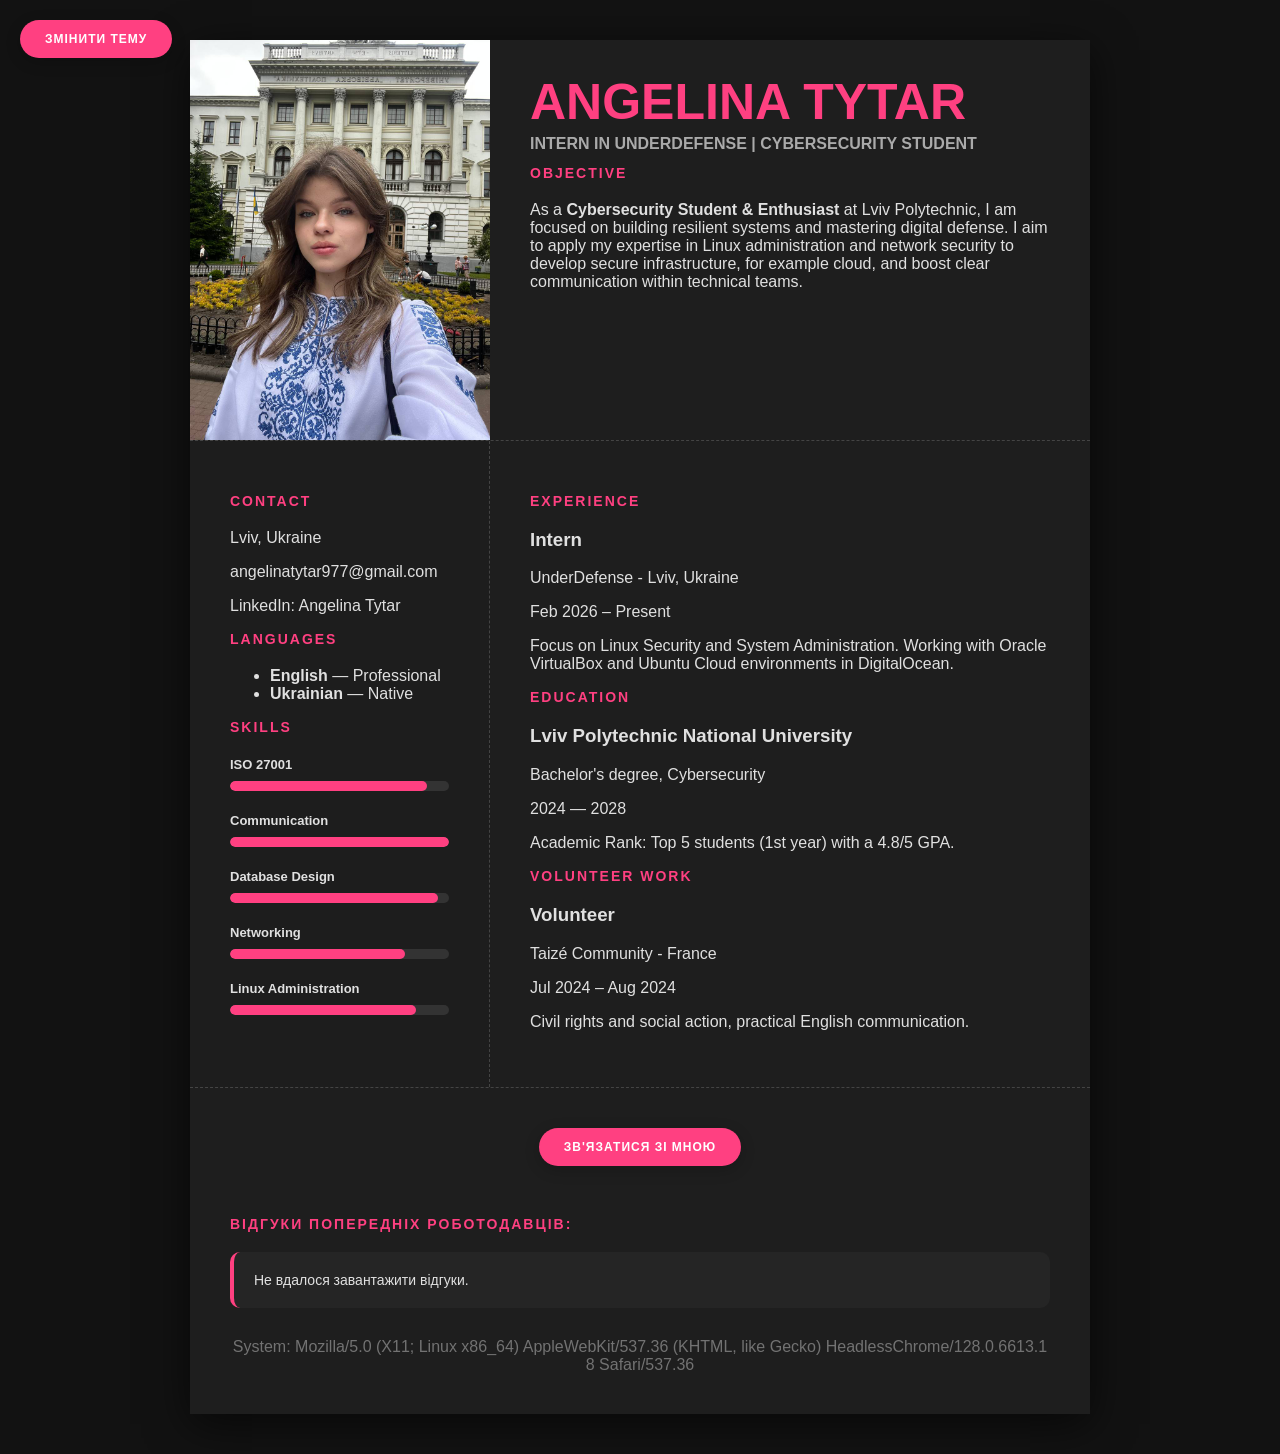
<file: index.html>
<!DOCTYPE html>
<html lang="uk">
<head>
    <meta charset="UTF-8">
    <meta name="viewport" content="width=device-width, initial-scale=1.0">
    <title>Curriculum Vitae - Angelina Tytar</title>
    <link rel="stylesheet" href="cv.css">
</head>
<body>

    <button class="theme-toggle-btn" id="theme-toggle">Змінити тему</button>

    <div class="resume-container">
        <header>
            <div class="header-photo">
                <img src="my_image.jpg" alt="Angelina Tytar">
            </div>

            <div class="header-text">
                <h1>Angelina Tytar</h1>
                <p class="subtitle">Intern in UnderDefense | Cybersecurity Student</p>

                <div class="objective">
                    <h2>Objective</h2>
                    <p>
                        As a <strong>Cybersecurity Student & Enthusiast</strong> at Lviv Polytechnic, I am focused on building resilient systems and mastering digital defense. I aim to apply my expertise in Linux administration and network security to develop secure infrastructure, for example cloud, and boost clear communication within technical teams.
                    </p>
                </div>
            </div>
        </header>

        <main>
            <aside class="left-column">
                <section>
                    <h2>Contact</h2>
                    <p>Lviv, Ukraine</p>
                    <p>angelinatytar977@gmail.com</p>
                    <p>LinkedIn: Angelina Tytar</p>
                </section>

                <section>
                    <h2>Languages</h2>
                    <ul>
                        <li><strong>English</strong> — Professional</li>
                        <li><strong>Ukrainian</strong> — Native</li>
                    </ul>
                </section>

                <section>
                    <h2>Skills</h2>
                    <div class="skill-item">
                        <span>ISO 27001</span>
                        <div class="progress-bar">
                            <div class="fill" style="width: 90%;"></div>
                        </div>
                    </div>
                    <div class="skill-item">
                        <span>Communication</span>
                        <div class="progress-bar">
                            <div class="fill" style="width: 100%;"></div>
                        </div>
                    </div>
                    <div class="skill-item">
                        <span>Database Design</span>
                        <div class="progress-bar">
                            <div class="fill" style="width: 95%;"></div>
                        </div>
                    </div>
                    <div class="skill-item">
                        <span>Networking</span>
                        <div class="progress-bar">
                            <div class="fill" style="width: 80%;"></div>
                        </div>
                    </div>
                    <div class="skill-item">
                        <span>Linux Administration</span>
                        <div class="progress-bar">
                            <div class="fill" style="width: 85%;"></div>
                        </div>
                    </div>
                </section>
            </aside>

            <div class="right-column">
                <section>
                    <h2>Experience</h2>
                    <article>
                        <h3>Intern</h3>
                        <p class="company">UnderDefense - Lviv, Ukraine</p>
                        <p class="date">Feb 2026 – Present</p>
                        <p>Focus on Linux Security and System Administration. Working with Oracle VirtualBox and Ubuntu Cloud environments in DigitalOcean.</p>
                    </article>
                </section>

                <section>
                    <h2>Education</h2>
                    <article>
                        <h3>Lviv Polytechnic National University</h3>
                        <p class="company">Bachelor's degree, Cybersecurity</p>
                        <p class="date">2024 — 2028</p>
                        <p>Academic Rank: Top 5 students (1st year) with a 4.8/5 GPA.</p>
                    </article>
                </section>

                <section>
                    <h2>Volunteer Work</h2>
                    <article>
                        <h3>Volunteer</h3>
                        <p class="company">Taizé Community - France</p>
                        <p class="date">Jul 2024 – Aug 2024</p>
                        <p>Civil rights and social action, practical English communication.</p>
                    </article>
                </section>
            </div>
        </main>

        <footer>
            <button id="open-contact" class="theme-toggle-btn">Зв'язатися зі мною</button>

            <div id="comments-section">
                <h2>Відгуки попередніх роботодавців:</h2>
                <ul id="comments-list">
                    </ul>
            </div>

            <div id="os-info-footer"></div>
        </footer>
    </div>

    <div class="modal-overlay" id="contact-modal">
        <div class="modal-content">
            <span class="close-button" id="closeModal">&times;</span>
            <h2>Зворотний зв'язок</h2>
            <form id="feedback-form" action="https://formspree.io/f/maqpvkwn" method="POST">
                <input type="text" name="name" placeholder="Ваше ім'я" required>
                <input type="email" name="email" placeholder="Email" required>
                <textarea name="message" placeholder="Ваше повідомлення..." rows="4" required></textarea>
                <button type="submit" class="submit-btn">Відправити</button>
            </form>
        </div>
    </div>

    <script src="script.js"></script>
</body>
</html>
</file>
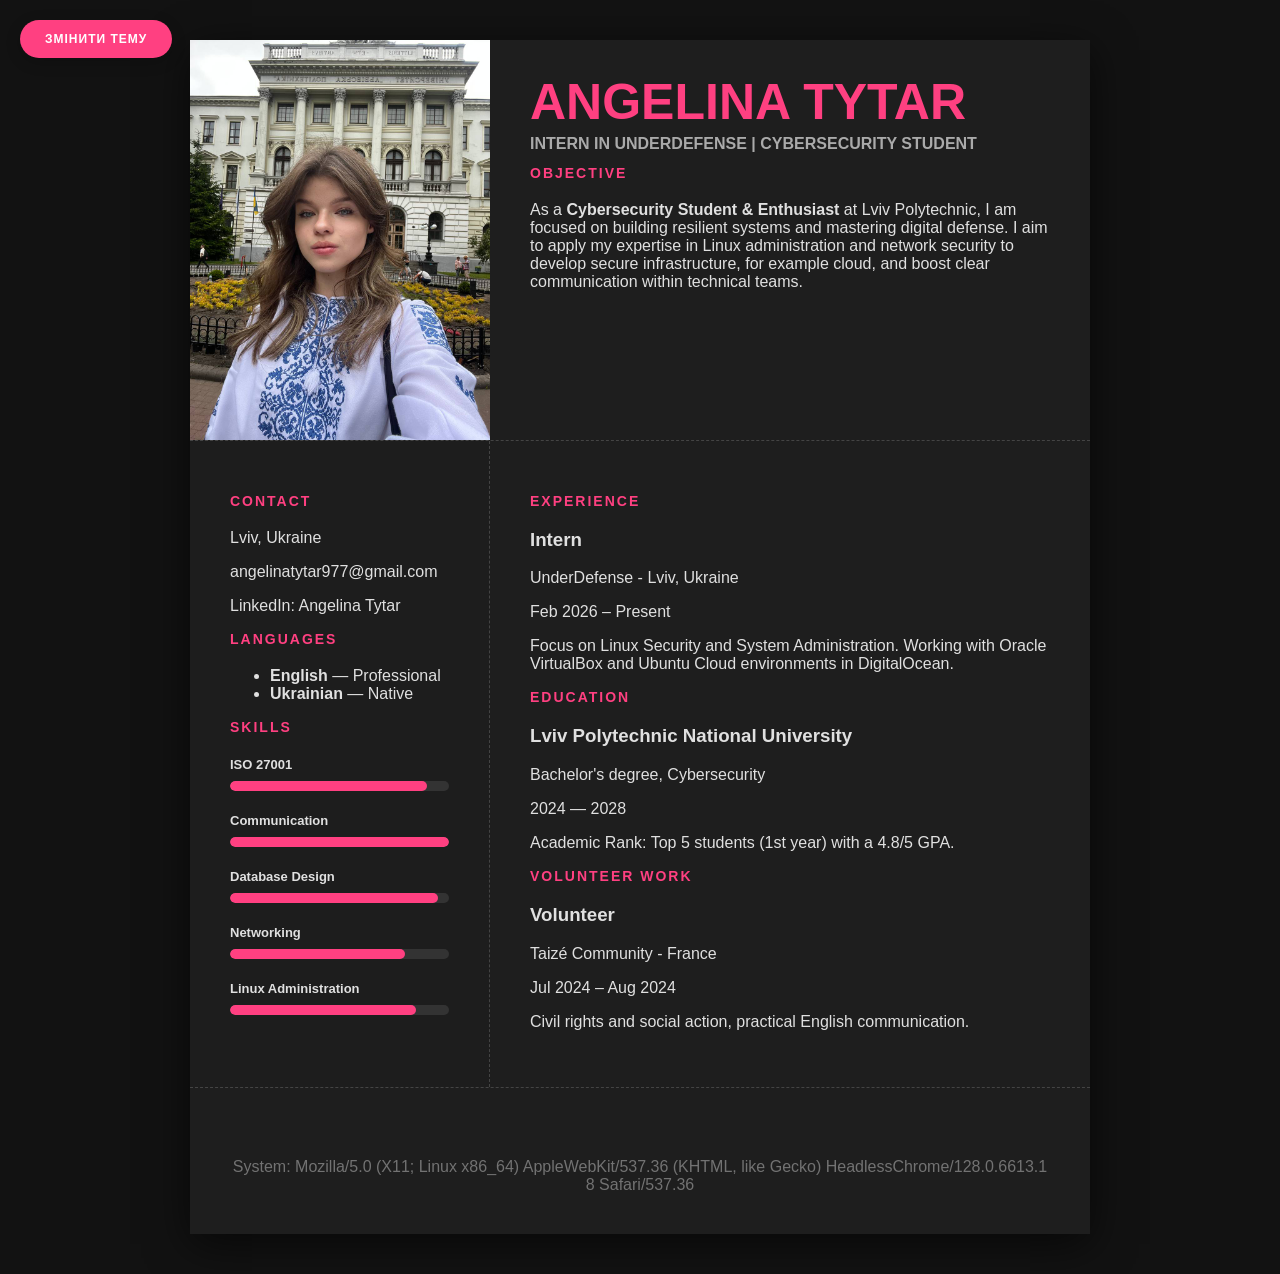
<file: lab5_web-main/index.html>
<!DOCTYPE html>
<html lang="uk">
<head>
    <meta charset="UTF-8">
    <meta name="viewport" content="width=device-width, initial-scale=1.0">
    <title>Curriculum Vitae - Angelina Tytar</title>
    <link rel="stylesheet" href="cv.css">
</head>
<body>

    <button class="theme-toggle-btn" id="theme-toggle">Змінити тему</button>

    <div class="resume-container">
        <header>
            <div class="header-photo">
                <img src="my_image.jpg" alt="Angelina Tytar">
            </div>

            <div class="header-text">
                <h1>Angelina Tytar</h1>
                <p class="subtitle">Intern in UnderDefense | Cybersecurity Student</p>

                <div class="objective">
                    <h2>Objective</h2>
                    <p>
                        As a <strong>Cybersecurity Student & Enthusiast</strong> at Lviv Polytechnic, I am focused on building resilient systems and mastering digital defense. I aim to apply my expertise in Linux administration and network security to develop secure infrastructure, for example cloud, and boost clear communication within technical teams.
                    </p>
                </div>
            </div>
        </header>

        <main>
            <aside class="left-column">
                <section>
                    <h2>Contact</h2>
                    <p>Lviv, Ukraine</p>
                    <p>angelinatytar977@gmail.com</p>
                    <p>LinkedIn: Angelina Tytar</p>
                </section>

                <section>
                    <h2>Languages</h2>
                    <ul>
                        <li><strong>English</strong> — Professional</li>
                        <li><strong>Ukrainian</strong> — Native</li>
                    </ul>
                </section>

                <section>
                    <h2>Skills</h2>
                    <div class="skill-item">
                        <span>ISO 27001</span>
                        <div class="progress-bar">
                            <div class="fill" style="width: 90%;"></div>
                        </div>
                    </div>
                    <div class="skill-item">
                        <span>Communication</span>
                        <div class="progress-bar">
                            <div class="fill" style="width: 100%;"></div>
                        </div>
                    </div>
                    <div class="skill-item">
                        <span>Database Design</span>
                        <div class="progress-bar">
                            <div class="fill" style="width: 95%;"></div>
                        </div>
                    </div>
                    <div class="skill-item">
                        <span>Networking</span>
                        <div class="progress-bar">
                            <div class="fill" style="width: 80%;"></div>
                        </div>
                    </div>
                    <div class="skill-item">
                        <span>Linux Administration</span>
                        <div class="progress-bar">
                            <div class="fill" style="width: 85%;"></div>
                        </div>
                    </div>
                </section>
            </aside>

            <div class="right-column">
                <section>
                    <h2>Experience</h2>
                    <article>
                        <h3>Intern</h3>
                        <p class="company">UnderDefense - Lviv, Ukraine</p>
                        <p class="date">Feb 2026 – Present</p>
                        <p>Focus on Linux Security and System Administration. Working with Oracle VirtualBox and Ubuntu Cloud environments in DigitalOcean.</p>
                    </article>
                </section>

                <section>
                    <h2>Education</h2>
                    <article>
                        <h3>Lviv Polytechnic National University</h3>
                        <p class="company">Bachelor's degree, Cybersecurity</p>
                        <p class="date">2024 — 2028</p>
                        <p>Academic Rank: Top 5 students (1st year) with a 4.8/5 GPA.</p>
                    </article>
                </section>

                <section>
                    <h2>Volunteer Work</h2>
                    <article>
                        <h3>Volunteer</h3>
                        <p class="company">Taizé Community - France</p>
                        <p class="date">Jul 2024 – Aug 2024</p>
                        <p>Civil rights and social action, practical English communication.</p>
                    </article>
                </section>
            </div>
        </main>

        <footer>
            <div id="os-info-footer"></div>
        </footer>
    </div>

    <script src="script.js"></script>
</body>
</html>
</file>
<file: cv.css>
/* =========================================
   1. ЗМІННІ ТА ОСНОВНІ НАЛАШТУВАННЯ
   ========================================= */
:root { 
    --accent-color: #c2185b; 
    --text-color: #333; 
    --subtitle-color: #888;
    --bg-body: #e0e0e0;
    --bg-card: #ffffff;
    --border-style: 1px dashed #ccc;
    --progress-bg: #eee;
    --modal-overlay: rgba(0, 0, 0, 0.7);
    --input-bg: #ffffff;
    --card-shadow: 0 10px 30px rgba(0,0,0,0.3);
} 

/* ТЕМНА ТЕМА */
body.dark-theme {
    --accent-color: #ff4081;
    --text-color: #e0e0e0;
    --subtitle-color: #aaa;
    --bg-body: #121212;
    --bg-card: #1e1e1e;
    --border-style: 1px dashed #444;
    --progress-bg: #333;
    --modal-overlay: rgba(0, 0, 0, 0.9);
    --input-bg: #2a2a2a;
    --card-shadow: 0 10px 40px rgba(0,0,0,0.6);
}

body { 
    font-family: 'Helvetica', Arial, sans-serif; 
    background-color: var(--bg-body); 
    margin: 0; 
    padding: 0; 
    color: var(--text-color); 
    transition: all 0.3s ease;
} 

/* =========================================
   2. СТРУКТУРА ТА ШАПКА
   ========================================= */
.resume-container { 
    max-width: 900px; 
    margin: 40px auto; 
    background: var(--bg-card); 
    box-shadow: var(--card-shadow); 
    overflow: hidden;
    transition: background-color 0.3s ease;
} 

header { 
    display: grid; 
    grid-template-columns: 1fr 2fr; 
    border-bottom: var(--border-style); 
} 

.header-photo img { 
    width: 100%; 
    height: 100%; 
    object-fit: cover; 
    display: block; 
} 

.header-text { padding: 40px; } 

header h1 { 
    font-size: 50px; 
    margin: 0; 
    color: var(--accent-color); 
    text-transform: uppercase; 
    line-height: 0.9; 
} 

.subtitle { 
    font-weight: bold; 
    text-transform: uppercase; 
    color: var(--subtitle-color); 
    margin: 10px 0; 
}

/* =========================================
   3. ОСНОВНИЙ КОНТЕНТ (GRID)
   ========================================= */
main { 
    display: grid; 
    grid-template-columns: 1fr 2fr; 
} 

.left-column { 
    padding: 40px; 
    border-right: var(--border-style); 
    background: rgba(0,0,0,0.02);
} 

.right-column { padding: 40px; } 

h2 { 
    font-size: 14px; 
    text-transform: uppercase; 
    letter-spacing: 2px; 
    color: var(--accent-color); 
    margin-bottom: 20px; 
}

/* СКІЛИ ТА ПРОГРЕС-БАРИ */
.skill-item { margin-bottom: 20px; }
.skill-item span { font-weight: bold; font-size: 13px; }

.progress-bar { 
    height: 10px; 
    background: var(--progress-bg); 
    margin-top: 8px; 
    border-radius: 5px;
    overflow: hidden;
} 

.fill { 
    height: 100%; 
    background: var(--accent-color); 
    border-radius: 5px;
    transition: width 1s ease-in-out;
}

/* =========================================
   4. КНОПКИ (УНІФІКОВАНИЙ СТИЛЬ)
   ========================================= */
.theme-toggle-btn {
    background: var(--accent-color);
    color: white;
    border: none;
    padding: 12px 25px;
    border-radius: 30px;
    cursor: pointer;
    font-weight: bold;
    text-transform: uppercase;
    font-size: 12px;
    letter-spacing: 1px;
    transition: all 0.3s ease;
    box-shadow: 0 4px 15px rgba(0,0,0,0.2);
}

.theme-toggle-btn:hover {
    transform: translateY(-2px);
    filter: brightness(1.1);
    box-shadow: 0 6px 20px rgba(0,0,0,0.3);
}

/* Кнопка "Змінити тему" (плаваюча) */
#theme-toggle.theme-toggle-btn {
    position: fixed;
    top: 20px;
    left: 20px;
    z-index: 100;
}

/* Кнопка "Зв'язатися зі мною" (у футері) */
#open-contact.theme-toggle-btn {
    margin-bottom: 30px;
    display: inline-block;
}

/* =========================================
   5. ВІДГУКИ ТА ФУТЕР
   ========================================= */
footer {
    padding: 40px;
    text-align: center;
    border-top: var(--border-style);
}

#comments-section {
    text-align: left;
    margin-top: 20px;
}

#comments-list {
    list-style: none;
    padding: 0;
}

#comments-list li {
    background: rgba(0, 0, 0, 0.03);
    padding: 20px;
    margin-bottom: 15px;
    border-radius: 10px;
    border-left: 4px solid var(--accent-color);
    font-size: 14px;
    transition: transform 0.2s ease;
}

body.dark-theme #comments-list li {
    background: rgba(255, 255, 255, 0.03);
}

#comments-list li:hover {
    transform: translateX(5px);
}

#comments-list li strong {
    color: var(--accent-color);
    display: block;
    margin-bottom: 5px;
}

#os-info-footer {
    margin-top: 30px;
    color: var(--subtitle-color);
    opacity: 0.6;
    word-break: break-all;
}

/* =========================================
   6. МОДАЛЬНЕ ВІКНО
   ========================================= */
.modal-overlay {
    position: fixed;
    top: 0;
    left: 0;
    width: 100%;
    height: 100%;
    background: var(--modal-overlay);
    display: none; /* JS змінить на flex */
    justify-content: center;
    align-items: center;
    z-index: 1000;
    backdrop-filter: blur(5px);
}

.modal-content {
    background: var(--bg-card);
    padding: 40px;
    border-radius: 20px;
    width: 90%;
    max-width: 400px;
    position: relative;
    box-shadow: 0 20px 50px rgba(0,0,0,0.5);
    border: var(--border-style);
}

.modal-content h2 {
    text-align: center;
    margin-top: 0;
}

#closeModal {
    position: absolute;
    top: 20px;
    right: 20px;
    font-size: 24px;
    color: var(--subtitle-color);
    transition: color 0.2s;
}

#closeModal:hover {
    color: var(--accent-color);
}

/* ФОРМА В МОДАЛЦІ */
input, textarea {
    width: 100%;
    padding: 12px;
    margin-bottom: 15px;
    border-radius: 8px;
    border: 1px solid var(--progress-bg);
    background: var(--input-bg);
    color: var(--text-color);
    font-family: inherit;
    box-sizing: border-box;
}

input:focus, textarea:focus {
    outline: none;
    border-color: var(--accent-color);
    box-shadow: 0 0 5px var(--accent-color);
}

.submit-btn {
    width: 100%;
    padding: 12px;
    background: var(--accent-color);
    color: white;
    border: none;
    border-radius: 8px;
    font-weight: bold;
    cursor: pointer;
    transition: opacity 0.3s;
}

.submit-btn:hover {
    opacity: 0.9;
}
@media (max-width: 768px) {
    .resume-container {
        margin: 0;
        box-shadow: none;
    }

    header {
        grid-template-columns: 1fr;
    }

    .header-photo img {
        height: 300px;
    }

    .header-text {
        padding: 30px 20px;
        text-align: center;
    }

    header h1 {
        font-size: 36px; 
    }

    main {
        grid-template-columns: 1fr;
    }

    .left-column {
        border-right: none;
        border-bottom: var(--border-style);
        padding: 30px 20px;
    }

    .right-column {
        padding: 30px 20px;
    }

    #theme-toggle.theme-toggle-btn {
        top: auto;
        bottom: 20px;
        left: 20px;
        padding: 10px 20px;
        font-size: 10px;
        opacity: 0.9;
    }

    .modal-content {
        width: 85%;
        padding: 25px;
    }
}

@media (max-width: 480px) {
    header h1 {
        font-size: 28px;
    }
    
    .subtitle {
        font-size: 12px;
    }
}
</file>
<file: lab5_web-main/cv.css>
/* =========================================
   1. ЗМІННІ ТА ОСНОВНІ НАЛАШТУВАННЯ
   ========================================= */
:root { 
    --accent-color: #c2185b; 
    --text-color: #333; 
    --subtitle-color: #888;
    --bg-body: #e0e0e0;
    --bg-card: #ffffff;
    --border-style: 1px dashed #ccc;
    --progress-bg: #eee;
    --modal-overlay: rgba(0, 0, 0, 0.7);
    --input-bg: #ffffff;
    --card-shadow: 0 10px 30px rgba(0,0,0,0.3);
} 

/* ТЕМНА ТЕМА */
body.dark-theme {
    --accent-color: #ff4081;
    --text-color: #e0e0e0;
    --subtitle-color: #aaa;
    --bg-body: #121212;
    --bg-card: #1e1e1e;
    --border-style: 1px dashed #444;
    --progress-bg: #333;
    --modal-overlay: rgba(0, 0, 0, 0.9);
    --input-bg: #2a2a2a;
    --card-shadow: 0 10px 40px rgba(0,0,0,0.6);
}

body { 
    font-family: 'Helvetica', Arial, sans-serif; 
    background-color: var(--bg-body); 
    margin: 0; 
    padding: 0; 
    color: var(--text-color); 
    transition: all 0.3s ease;
} 

/* =========================================
   2. СТРУКТУРА ТА ШАПКА
   ========================================= */
.resume-container { 
    max-width: 900px; 
    margin: 40px auto; 
    background: var(--bg-card); 
    box-shadow: var(--card-shadow); 
    overflow: hidden;
    transition: background-color 0.3s ease;
} 

header { 
    display: grid; 
    grid-template-columns: 1fr 2fr; 
    border-bottom: var(--border-style); 
} 

.header-photo img { 
    width: 100%; 
    height: 100%; 
    object-fit: cover; 
    display: block; 
} 

.header-text { padding: 40px; } 

header h1 { 
    font-size: 50px; 
    margin: 0; 
    color: var(--accent-color); 
    text-transform: uppercase; 
    line-height: 0.9; 
} 

.subtitle { 
    font-weight: bold; 
    text-transform: uppercase; 
    color: var(--subtitle-color); 
    margin: 10px 0; 
}

/* =========================================
   3. ОСНОВНИЙ КОНТЕНТ (GRID)
   ========================================= */
main { 
    display: grid; 
    grid-template-columns: 1fr 2fr; 
} 

.left-column { 
    padding: 40px; 
    border-right: var(--border-style); 
    background: rgba(0,0,0,0.02);
} 

.right-column { padding: 40px; } 

h2 { 
    font-size: 14px; 
    text-transform: uppercase; 
    letter-spacing: 2px; 
    color: var(--accent-color); 
    margin-bottom: 20px; 
}

/* СКІЛИ ТА ПРОГРЕС-БАРИ */
.skill-item { margin-bottom: 20px; }
.skill-item span { font-weight: bold; font-size: 13px; }

.progress-bar { 
    height: 10px; 
    background: var(--progress-bg); 
    margin-top: 8px; 
    border-radius: 5px;
    overflow: hidden;
} 

.fill { 
    height: 100%; 
    background: var(--accent-color); 
    border-radius: 5px;
    transition: width 1s ease-in-out;
}

/* =========================================
   4. КНОПКИ (УНІФІКОВАНИЙ СТИЛЬ)
   ========================================= */
.theme-toggle-btn {
    background: var(--accent-color);
    color: white;
    border: none;
    padding: 12px 25px;
    border-radius: 30px;
    cursor: pointer;
    font-weight: bold;
    text-transform: uppercase;
    font-size: 12px;
    letter-spacing: 1px;
    transition: all 0.3s ease;
    box-shadow: 0 4px 15px rgba(0,0,0,0.2);
}

.theme-toggle-btn:hover {
    transform: translateY(-2px);
    filter: brightness(1.1);
    box-shadow: 0 6px 20px rgba(0,0,0,0.3);
}

/* Кнопка "Змінити тему" (плаваюча) */
#theme-toggle.theme-toggle-btn {
    position: fixed;
    top: 20px;
    left: 20px;
    z-index: 100;
}

/* Кнопка "Зв'язатися зі мною" (у футері) */
#open-contact.theme-toggle-btn {
    margin-bottom: 30px;
    display: inline-block;
}

/* =========================================
   5. ВІДГУКИ ТА ФУТЕР
   ========================================= */
footer {
    padding: 40px;
    text-align: center;
    border-top: var(--border-style);
}

#comments-section {
    text-align: left;
    margin-top: 20px;
}

#comments-list {
    list-style: none;
    padding: 0;
}

#comments-list li {
    background: rgba(0, 0, 0, 0.03);
    padding: 20px;
    margin-bottom: 15px;
    border-radius: 10px;
    border-left: 4px solid var(--accent-color);
    font-size: 14px;
    transition: transform 0.2s ease;
}

body.dark-theme #comments-list li {
    background: rgba(255, 255, 255, 0.03);
}

#comments-list li:hover {
    transform: translateX(5px);
}

#comments-list li strong {
    color: var(--accent-color);
    display: block;
    margin-bottom: 5px;
}

#os-info-footer {
    margin-top: 30px;
    color: var(--subtitle-color);
    opacity: 0.6;
    word-break: break-all;
}

/* =========================================
   6. МОДАЛЬНЕ ВІКНО
   ========================================= */
.modal-overlay {
    position: fixed;
    top: 0;
    left: 0;
    width: 100%;
    height: 100%;
    background: var(--modal-overlay);
    display: none; /* JS змінить на flex */
    justify-content: center;
    align-items: center;
    z-index: 1000;
    backdrop-filter: blur(5px);
}

.modal-content {
    background: var(--bg-card);
    padding: 40px;
    border-radius: 20px;
    width: 90%;
    max-width: 400px;
    position: relative;
    box-shadow: 0 20px 50px rgba(0,0,0,0.5);
    border: var(--border-style);
}

.modal-content h2 {
    text-align: center;
    margin-top: 0;
}

#closeModal {
    position: absolute;
    top: 20px;
    right: 20px;
    font-size: 24px;
    color: var(--subtitle-color);
    transition: color 0.2s;
}

#closeModal:hover {
    color: var(--accent-color);
}

/* ФОРМА В МОДАЛЦІ */
input, textarea {
    width: 100%;
    padding: 12px;
    margin-bottom: 15px;
    border-radius: 8px;
    border: 1px solid var(--progress-bg);
    background: var(--input-bg);
    color: var(--text-color);
    font-family: inherit;
    box-sizing: border-box;
}

input:focus, textarea:focus {
    outline: none;
    border-color: var(--accent-color);
    box-shadow: 0 0 5px var(--accent-color);
}

.submit-btn {
    width: 100%;
    padding: 12px;
    background: var(--accent-color);
    color: white;
    border: none;
    border-radius: 8px;
    font-weight: bold;
    cursor: pointer;
    transition: opacity 0.3s;
}

.submit-btn:hover {
    opacity: 0.9;
}
@media (max-width: 768px) {
    .resume-container {
        margin: 0;
        box-shadow: none;
    }

    header {
        grid-template-columns: 1fr;
    }

    .header-photo img {
        height: 300px;
    }

    .header-text {
        padding: 30px 20px;
        text-align: center;
    }

    header h1 {
        font-size: 36px; 
    }

    main {
        grid-template-columns: 1fr;
    }

    .left-column {
        border-right: none;
        border-bottom: var(--border-style);
        padding: 30px 20px;
    }

    .right-column {
        padding: 30px 20px;
    }

    #theme-toggle.theme-toggle-btn {
        top: auto;
        bottom: 20px;
        left: 20px;
        padding: 10px 20px;
        font-size: 10px;
        opacity: 0.9;
    }

    .modal-content {
        width: 85%;
        padding: 25px;
    }
}

@media (max-width: 480px) {
    header h1 {
        font-size: 28px;
    }
    
    .subtitle {
        font-size: 12px;
    }
}
</file>
